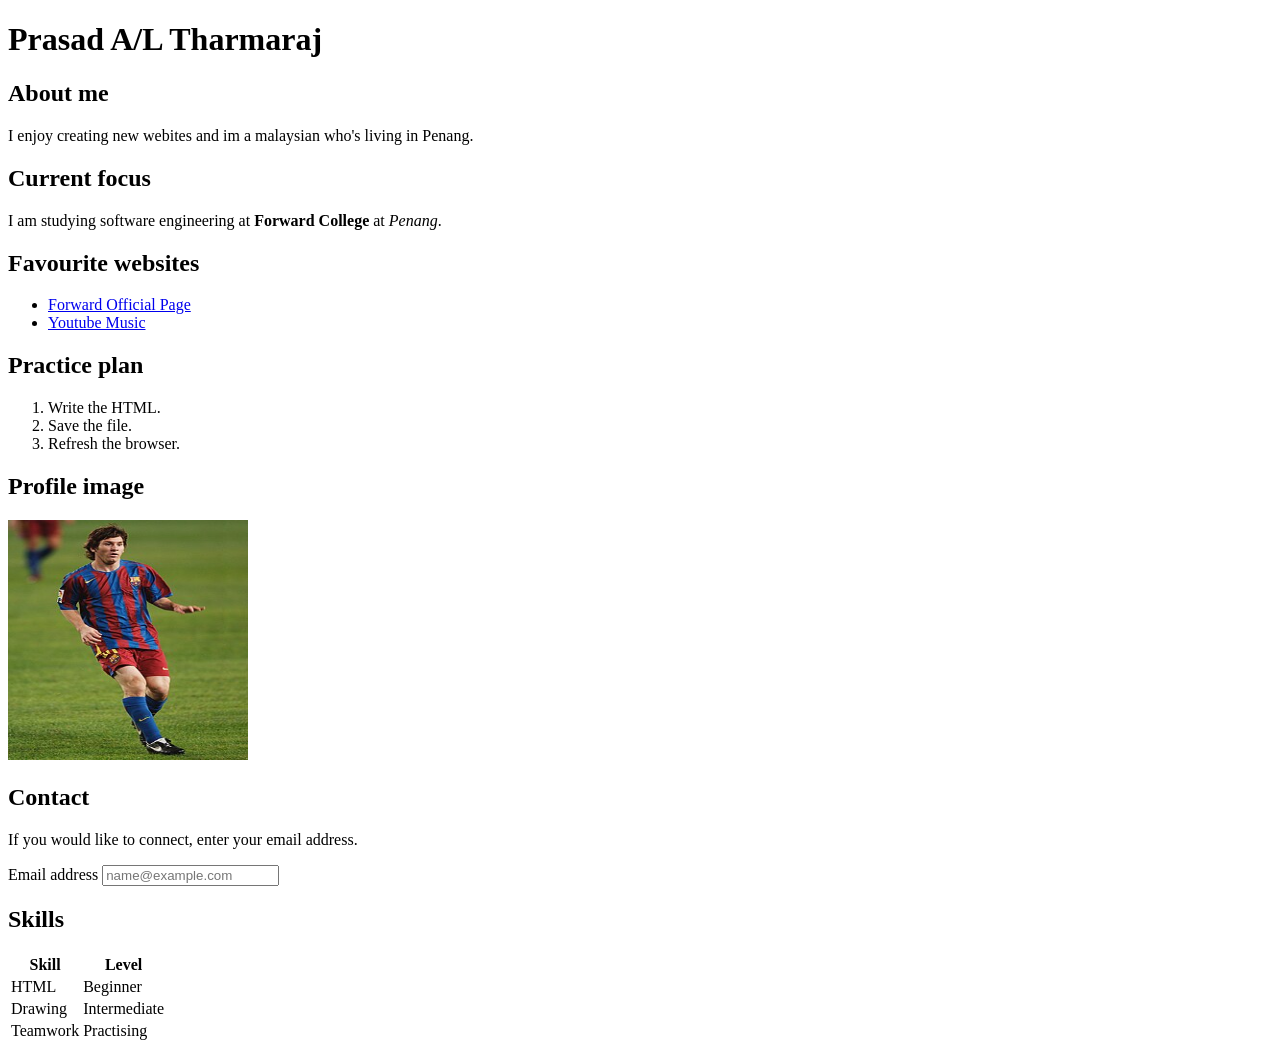
<file: exercise1/index.html>
<!DOCTYPE html>
<html lang="en">

<head>
    <meta charset="UTF-8">
    <meta name="viewport" content="width=device-width, initial-scale=1.0">
    <title>Prasad A/L Tharmaraj's profile</title>
</head>

<body>
    <h1>Prasad A/L Tharmaraj</h1>
    <h2>About me</h2>
    <p>I enjoy creating new webites and im a malaysian who's living in Penang.</p>
    <h2>Current focus</h2>
    <p>I am studying software engineering at <strong>Forward College</strong> at <em>Penang</em>.</p>
    <h2>Favourite websites</h2>
    <ul>
        <li><a href="https://www.forward.edu.my/">Forward Official Page</a></li>
        <li><a href="https://music.youtube.com/">Youtube Music</a></li>
    </ul>
    <h2>Practice plan</h2>
    <ol>
        <li>Write the HTML.</li>
        <li>Save the file.</li>
        <li>Refresh the browser.</li>
    </ol>
    <h2>Profile image</h2>
    <img src="images/Leo_messi_barce_2005.png" alt="A famous football player name Leo Messi during the the year 2005" width="240"
        height="240">
    <h2>Contact</h2>
    <p>If you would like to connect, enter your email address.</p>

    <label for="email">Email address</label>
    <input id="email" type="email" placeholder="name@example.com">
    <h2>Skills</h2>
    <table>
        <thead>
            <tr>
                <th>Skill</th>
                <th>Level</th>
            </tr>
        </thead>
        <tbody>
            <tr>
                <td>HTML</td>
                <td>Beginner</td>
            </tr>
            <tr>
                <td>Drawing</td>
                <td>Intermediate</td>
            </tr>
            <tr>
                <td>Teamwork</td>
                <td>Practising</td>
            </tr>
        </tbody>
    </table>
</body>

</html>
</file>
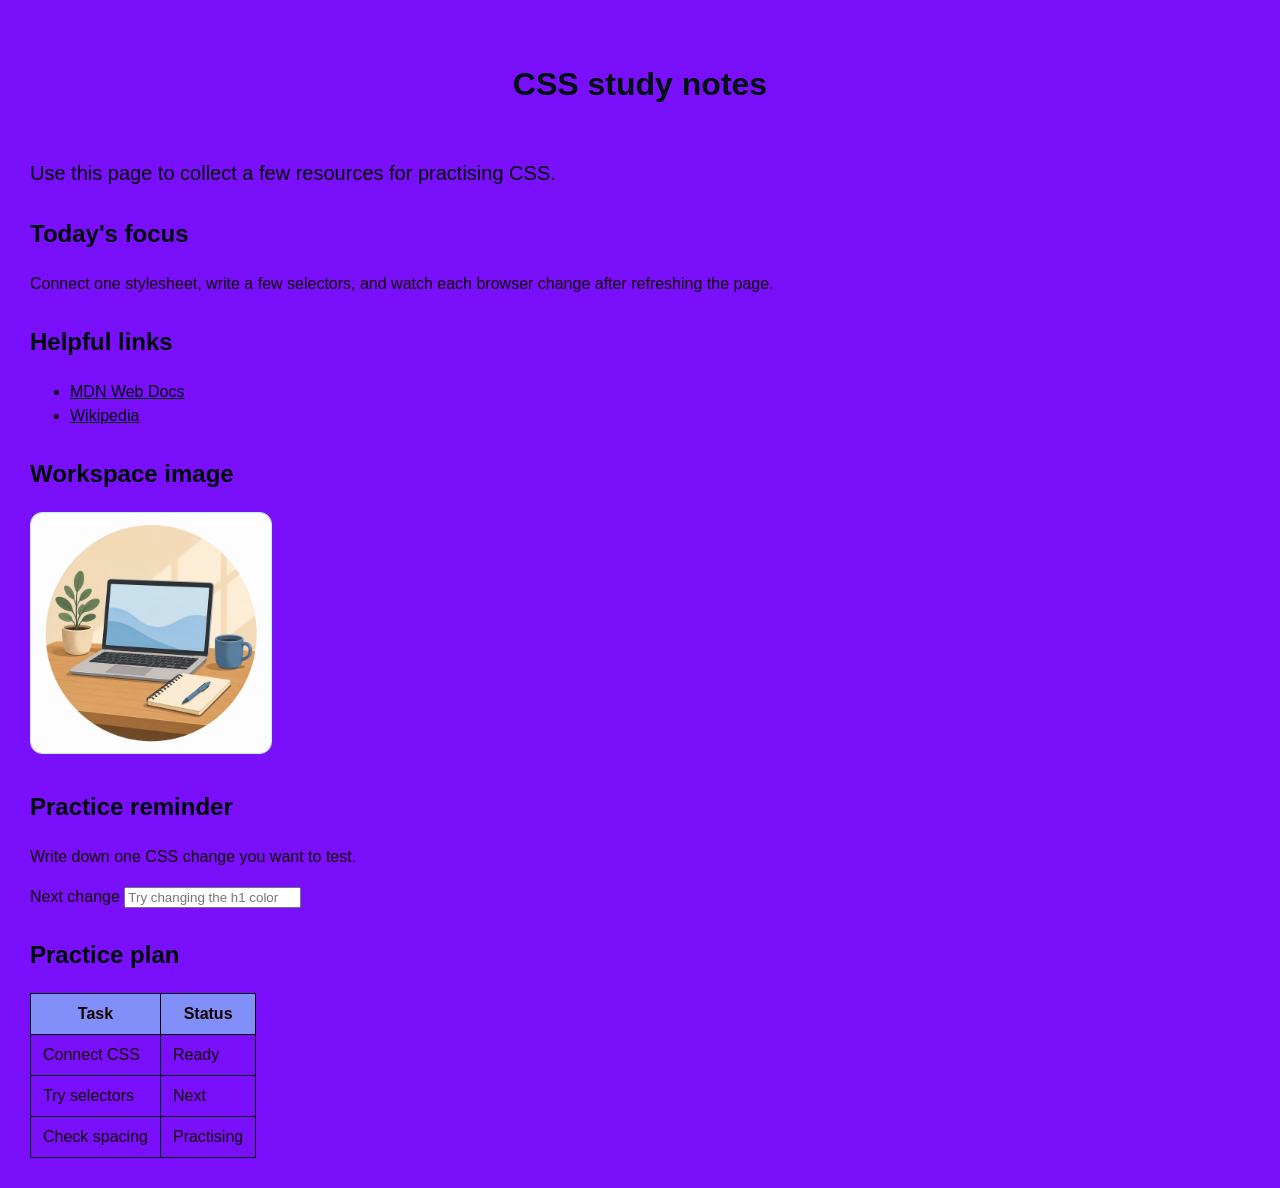
<file: exercise2/index.html>
<!DOCTYPE html>
<html lang="en">
  <head>
    <meta charset="UTF-8">
    <meta name="viewport" content="width=device-width, initial-scale=1.0">
    <title>CSS study notes</title>
    <link rel="stylesheet" href="style.css">
  </head>
  <body>
    <mainclass="resource-card">
      <h1>CSS study notes</h1>
      <p class="summary">Use this page to collect a few resources for practising CSS.</p>
      <h2>Today's focus</h2>
      <p>
        Connect one stylesheet, write a few selectors, and watch each browser
        change after refreshing the page.
      </p>

      <h2>Helpful links</h2>
      <ul>
        <li><a href="https://developer.mozilla.org/">MDN Web Docs</a></li>
        <li><a href="https://www.wikipedia.org/">Wikipedia</a></li>
      </ul>

      <h2>Workspace image</h2>
      <img
        src="profile-placeholder.png"
        alt="Laptop, notebook, mug, and plant on a desk"
        width="240"
        height="240"
      >

      <h2>Practice reminder</h2>
      <p>Write down one CSS change you want to test.</p>
      <label for="reminder">Next change</label>
      <input id="reminder" type="text" placeholder="Try changing the h1 color">

      <h2>Practice plan</h2>
      <table>
        <thead>
          <tr>
            <th>Task</th>
            <th>Status</th>
          </tr>
        </thead>
        <tbody>
          <tr>
            <td>Connect CSS</td>
            <td>Ready</td>
          </tr>
          <tr>
            <td>Try selectors</td>
            <td>Next</td>
          </tr>
          <tr>
            <td>Check spacing</td>
            <td>Practising</td>
          </tr>
        </tbody>
      </table>
    </main>
    </body>
</html>
</file>
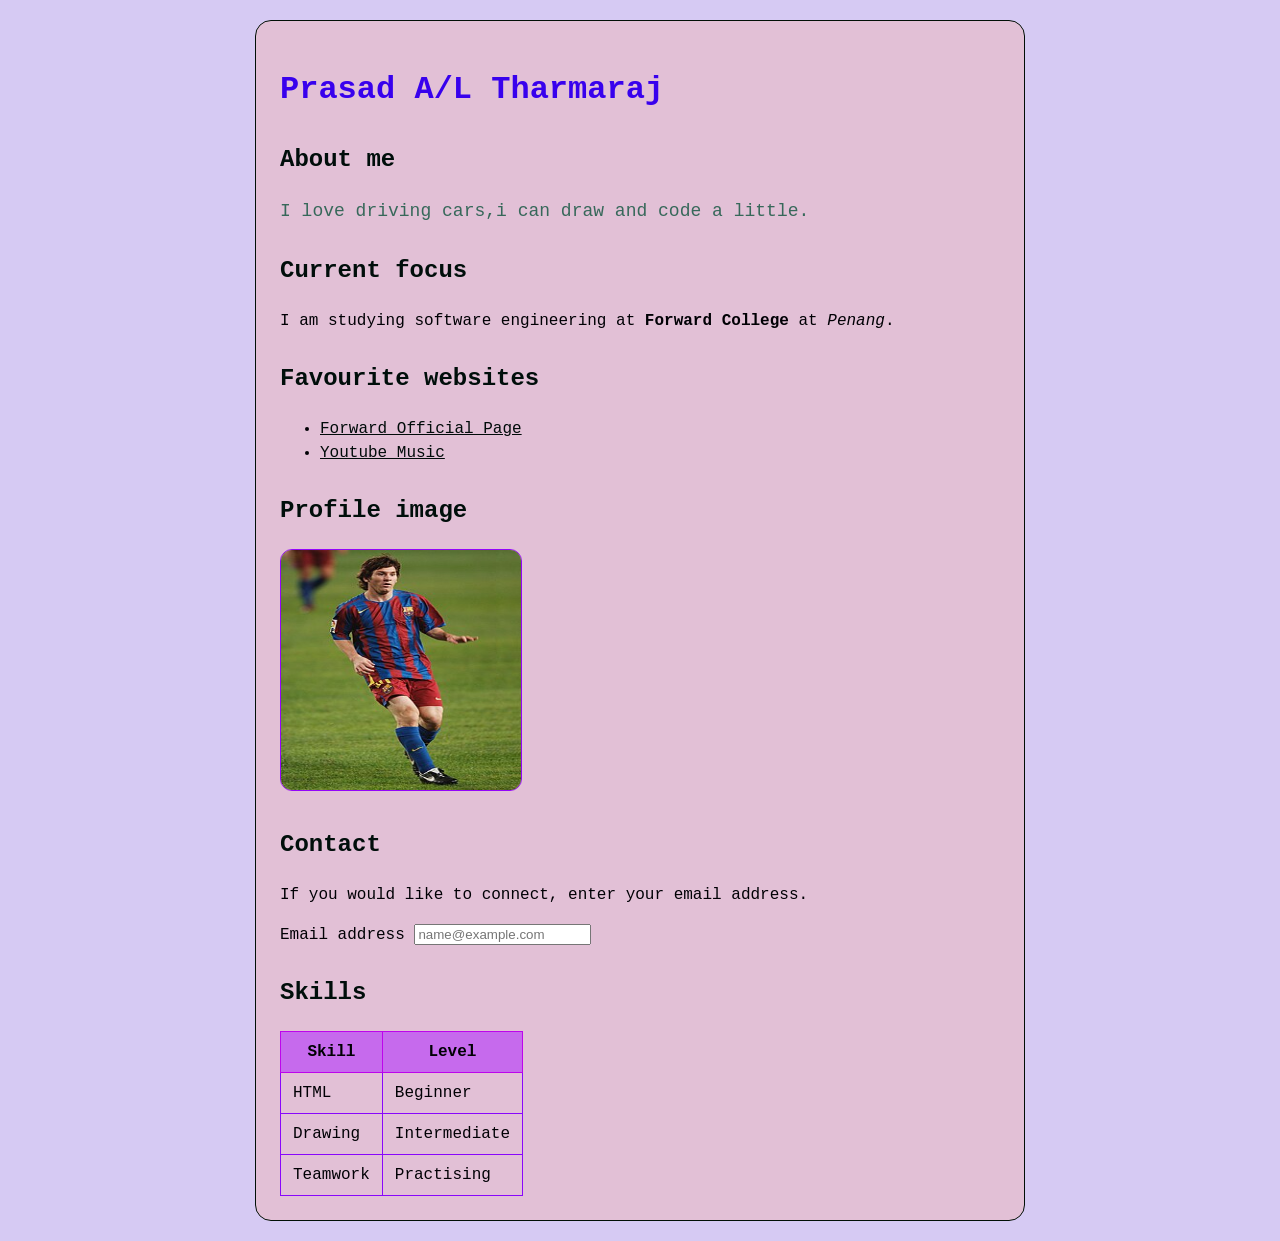
<file: style-profile-page/index.html>
<!DOCTYPE html>
<html lang="en">

<head>
    <meta charset="UTF-8">
    <meta name="viewport" content="width=device-width, initial-scale=1.0">
    <title>Prasad A/L Tharmaraj's profile</title>
    <link rel="stylesheet" href="style.css">
</head>

<body>
    <main class="resource-card">
        <h1>Prasad A/L Tharmaraj</h1>
        <h2>About me</h2>
        <p class="summary">I love driving cars,i can draw and code a little.</p>

        <h2>Current focus</h2>
        <p>
            I am studying software engineering at <strong>Forward College</strong> at <em>Penang</em>.
        </p>
        <h2>Favourite websites</h2>
        <ul>
            <li><a href="https://www.forward.edu.my/">Forward Official Page</a></li>
            <li><a href="https://music.youtube.com/">Youtube Music</a></li>
        </ul>
        <h2>Profile image</h2>
        <img src="Leo_messi_barce_2005.png" alt="Leo Messi during barca at the year 2005" width="240" height="240">
        <h2>Contact</h2>
        <p>If you would like to connect, enter your email address.</p>

        <label for="email">Email address</label>
        <input id="email" type="text" placeholder="name@example.com">
        <h2>Skills</h2>
        <table>
            <thead>
                <tr>
                    <th>Skill</th>
                    <th>Level</th>
                </tr>
            </thead>
            <tbody>
                <tr>
                    <td>HTML</td>
                    <td>Beginner</td>
                </tr>
                <tr>
                    <td>Drawing</td>
                    <td>Intermediate</td>
                </tr>
                <tr>
                    <td>Teamwork</td>
                    <td>Practising</td>
                </tr>
            </tbody>
        </table>
    </main>
</body>

</html>
</file>
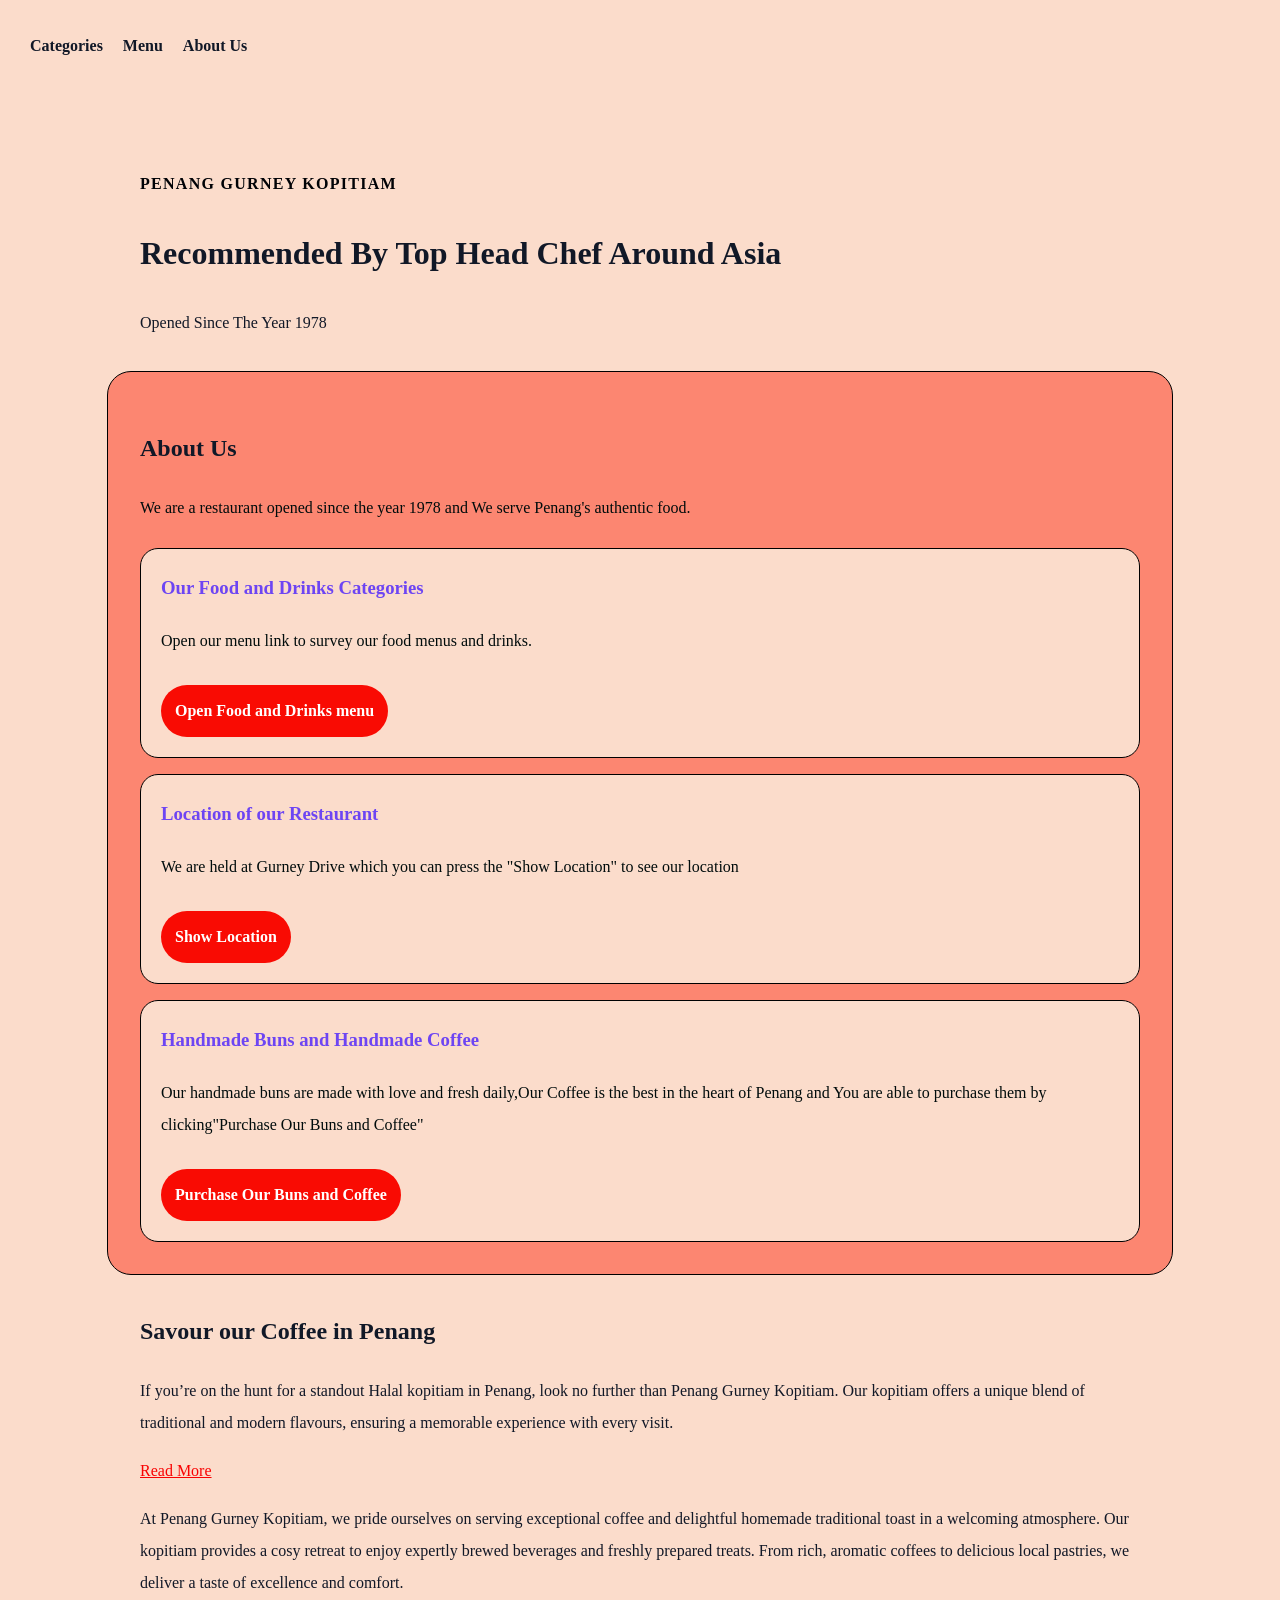
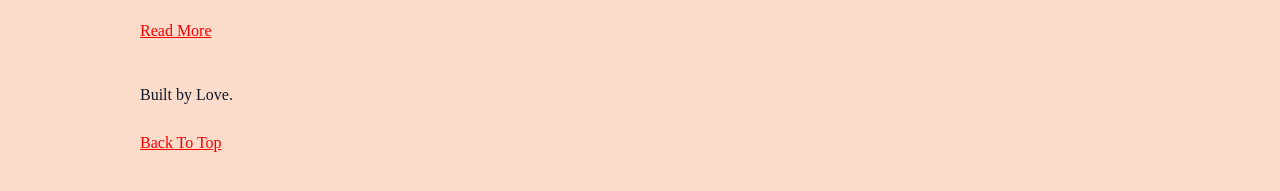
<file: exercise3/feature-cards/index.html>
<!DOCTYPE html>
<html lang="en">
  <head>
    <meta charset="UTF-8">
    <meta name="viewport" content="width=device-width, initial-scale=1.0">
    <title>Resource selector lab</title>
    <link rel="stylesheet" href="style.css">
  </head>
  <body>
    <nav class="quick-nav">
      <a href="#Categories">Categories</a>
      <a href="#Menu">Menu</a>
      <a href="#About Us">About Us</a>
    </nav>

    <header class="intro-panel">
      <p class="kicker">Penang Gurney Kopitiam</p>
      <h1>Recommended By Top Head Chef Around Asia</h1>
      <p>
        Opened Since The Year 1978
      </p>
    </header>

    <main>
      <section class="material-shelf" id="material-shelf">
        <h2>About Us</h2>
        <p class="shelf-intro">
          We are a restaurant opened since the year 1978 and We serve Penang's authentic food.
        </p>

        <div class="material-list">
          <article class="material-card">
            <h3>Our Food and Drinks Categories</h3>
            <p>Open our menu link to survey our food menus and drinks.</p>
            <a class="lesson-link" href="#html-checklist" >Open Food and Drinks menu</a>
          </article>

          <article class="material-card">
            <h3>Location of our Restaurant</h3>
            <p>We are held at Gurney Drive which you can press the "Show Location" to see our location</p>
            <a class="lesson-link" href="#css-notes">Show Location</a>
          </article>

          <article class="material-card">
            <h3>Handmade Buns and Handmade Coffee</h3>
            <p>Our handmade buns are made with love and fresh daily,Our Coffee is the best in the heart of Penang and You are able to purchase them by clicking"Purchase Our Buns and Coffee"</p>
            <a class="lesson-link" href="#accessibility-check">Purchase Our Buns and Coffee</a>
          </article>
        </div>
      </section>

      <section class="downloads" id="downloads">
        <section class="tools">
  <h2>Savour our Coffee in Penang</h2>
  <p>If you’re on the hunt for a standout Halal kopitiam in Penang, look no further than Penang Gurney Kopitiam. Our kopitiam offers a unique blend of traditional and modern flavours, ensuring a memorable experience with every visit.</p>
  <a href="#editor">Read More</a>
</section>
        <p>
          At Penang Gurney Kopitiam, we pride ourselves on serving exceptional coffee and delightful homemade traditional toast in a welcoming atmosphere. Our kopitiam provides a cosy retreat to enjoy expertly brewed beverages and freshly prepared treats. From rich, aromatic coffees to delicious local pastries, we deliver a taste of excellence and comfort.
        </p>
        <a href="#notes">Read More</a>
      </section>
    </main>

    <footer class="page-footer" id="contact">
      <p>Built by Love.</p>
      <a href="#top">Back To Top</a>
    </footer>
  </body>
</html>
</file>
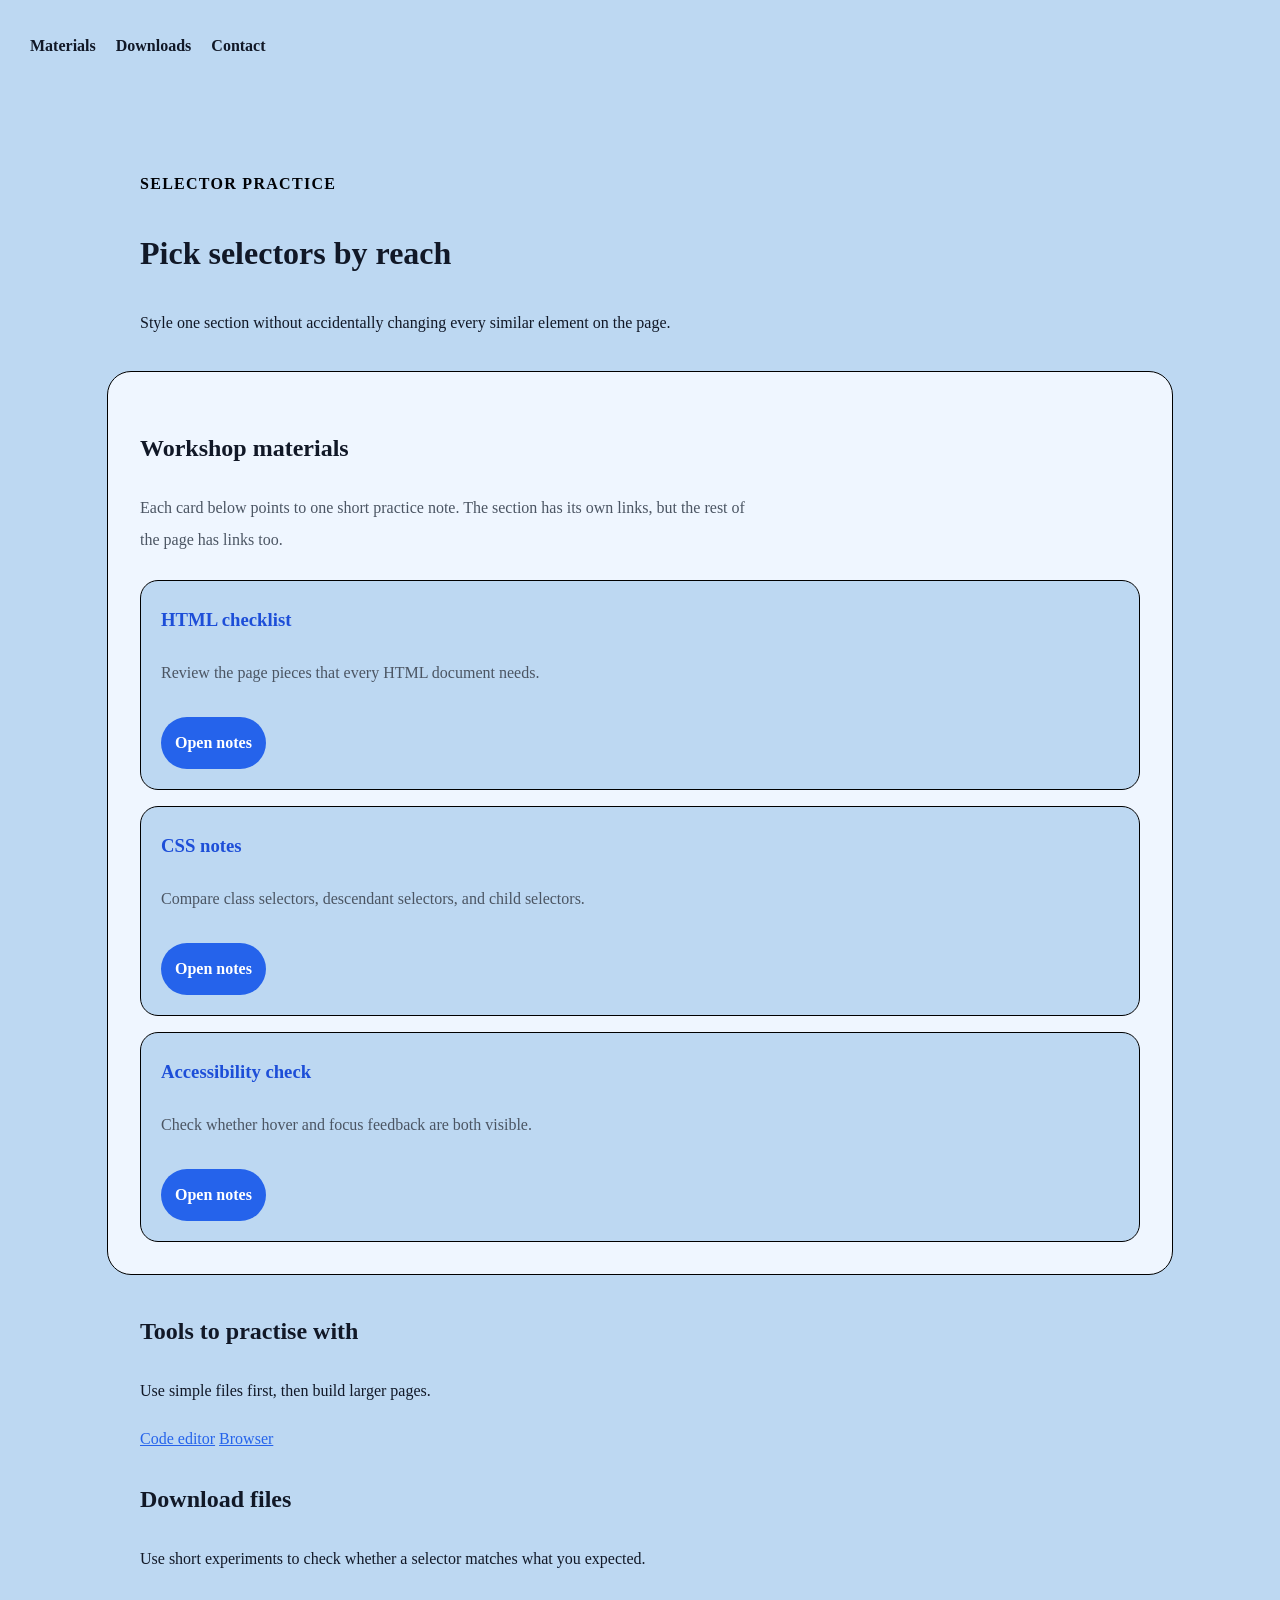
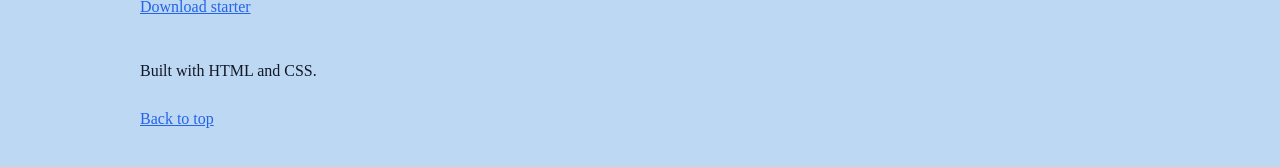
<file: exercise3/selectors-cascade-states/index.html>
<!DOCTYPE html>
<html lang="en">
  <head>
    <meta charset="UTF-8">
    <meta name="viewport" content="width=device-width, initial-scale=1.0">
    <title>Resource selector lab</title>
    <link rel="stylesheet" href="style.css">
  </head>
  <body>
    <nav class="quick-nav">
      <a href="#material-shelf">Materials</a>
      <a href="#downloads">Downloads</a>
      <a href="#contact">Contact</a>
    </nav>

    <header class="intro-panel">
      <p class="kicker">Selector practice</p>
      <h1>Pick selectors by reach</h1>
      <p>
        Style one section without accidentally changing every similar element
        on the page.
      </p>
    </header>

    <main>
      <section class="material-shelf" id="material-shelf">
        <h2>Workshop materials</h2>
        <p class="shelf-intro">
          Each card below points to one short practice note. The section has
          its own links, but the rest of the page has links too.
        </p>

        <div class="material-list">
          <article class="material-card">
            <h3>HTML checklist</h3>
            <p>Review the page pieces that every HTML document needs.</p>
            <a class="lesson-link" href="#html-checklist" >Open notes</a>
          </article>

          <article class="material-card">
            <h3>CSS notes</h3>
            <p>Compare class selectors, descendant selectors, and child selectors.</p>
            <a class="lesson-link" href="#css-notes">Open notes</a>
          </article>

          <article class="material-card">
            <h3>Accessibility check</h3>
            <p>Check whether hover and focus feedback are both visible.</p>
            <a class="lesson-link" href="#accessibility-check">Open notes</a>
          </article>
        </div>
      </section>

      <section class="downloads" id="downloads">
        <section class="tools">
  <h2>Tools to practise with</h2>
  <p>Use simple files first, then build larger pages.</p>
  <a href="#editor">Code editor</a>
  <a href="#browser">Browser</a>
</section>

        <h2>Download files</h2>
        <p>
          Use short experiments to check whether a selector matches what you
          expected.
        </p>
        <a href="#notes">Download starter</a>
      </section>
    </main>

    <footer class="page-footer" id="contact">
      <p>Built with HTML and CSS.</p>
      <a href="#top">Back to top</a>
    </footer>
  </body>
</html>
</file>
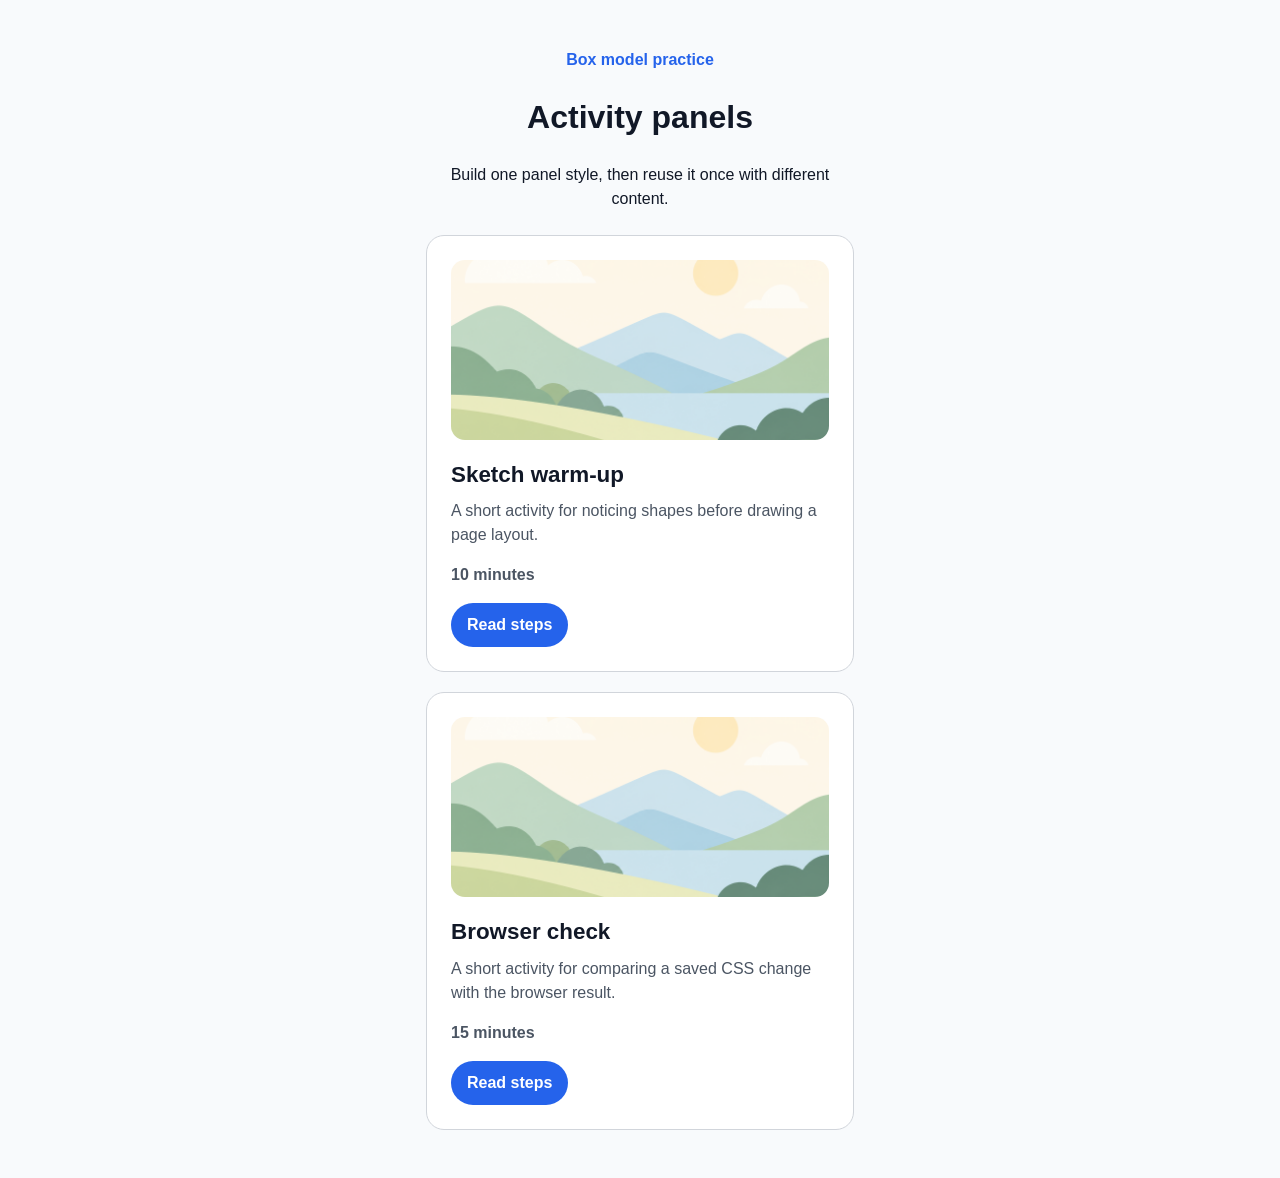
<file: exercise4/box-model-component/index.html>
<!DOCTYPE html>
<html lang="en">
  <head>
    <meta charset="UTF-8">
    <meta name="viewport" content="width=device-width, initial-scale=1.0">
    <title>Activity panels</title>
    <link rel="stylesheet" href="style.css">
  </head>
  <body>
    <main class="lesson-shell">
      <header class="lesson-header">
        <p class="topic-label">Box model practice</p>
        <h1>Activity panels</h1>
        <p>
          Build one panel style, then reuse it once with different content.
        </p>
      </header>

      <article class="activity-panel">
        <img
          class="panel-image"
          src="images/card-landscape.png"
          alt="Soft illustrated hills and lake"
        >
        <h2>Sketch warm-up</h2>
        <p>
          A short activity for noticing shapes before drawing a page layout.
        </p>
        <p class="panel-detail">10 minutes</p>
        <a class="panel-link" href="#sketch-warm-up">Read steps</a>
      </article>
      <article class="activity-panel">
  <img
    class="panel-image"
    src="images/card-landscape.png"
    alt="Soft illustrated hills and lake"
  >
  <h2>Browser check</h2>
  <p>
    A short activity for comparing a saved CSS change with the browser result.
  </p>
  <p class="panel-detail">15 minutes</p>
  <a class="panel-link" href="#browser-check">Read steps</a>
</article>

    </main>
  </body>
</html>
</file>
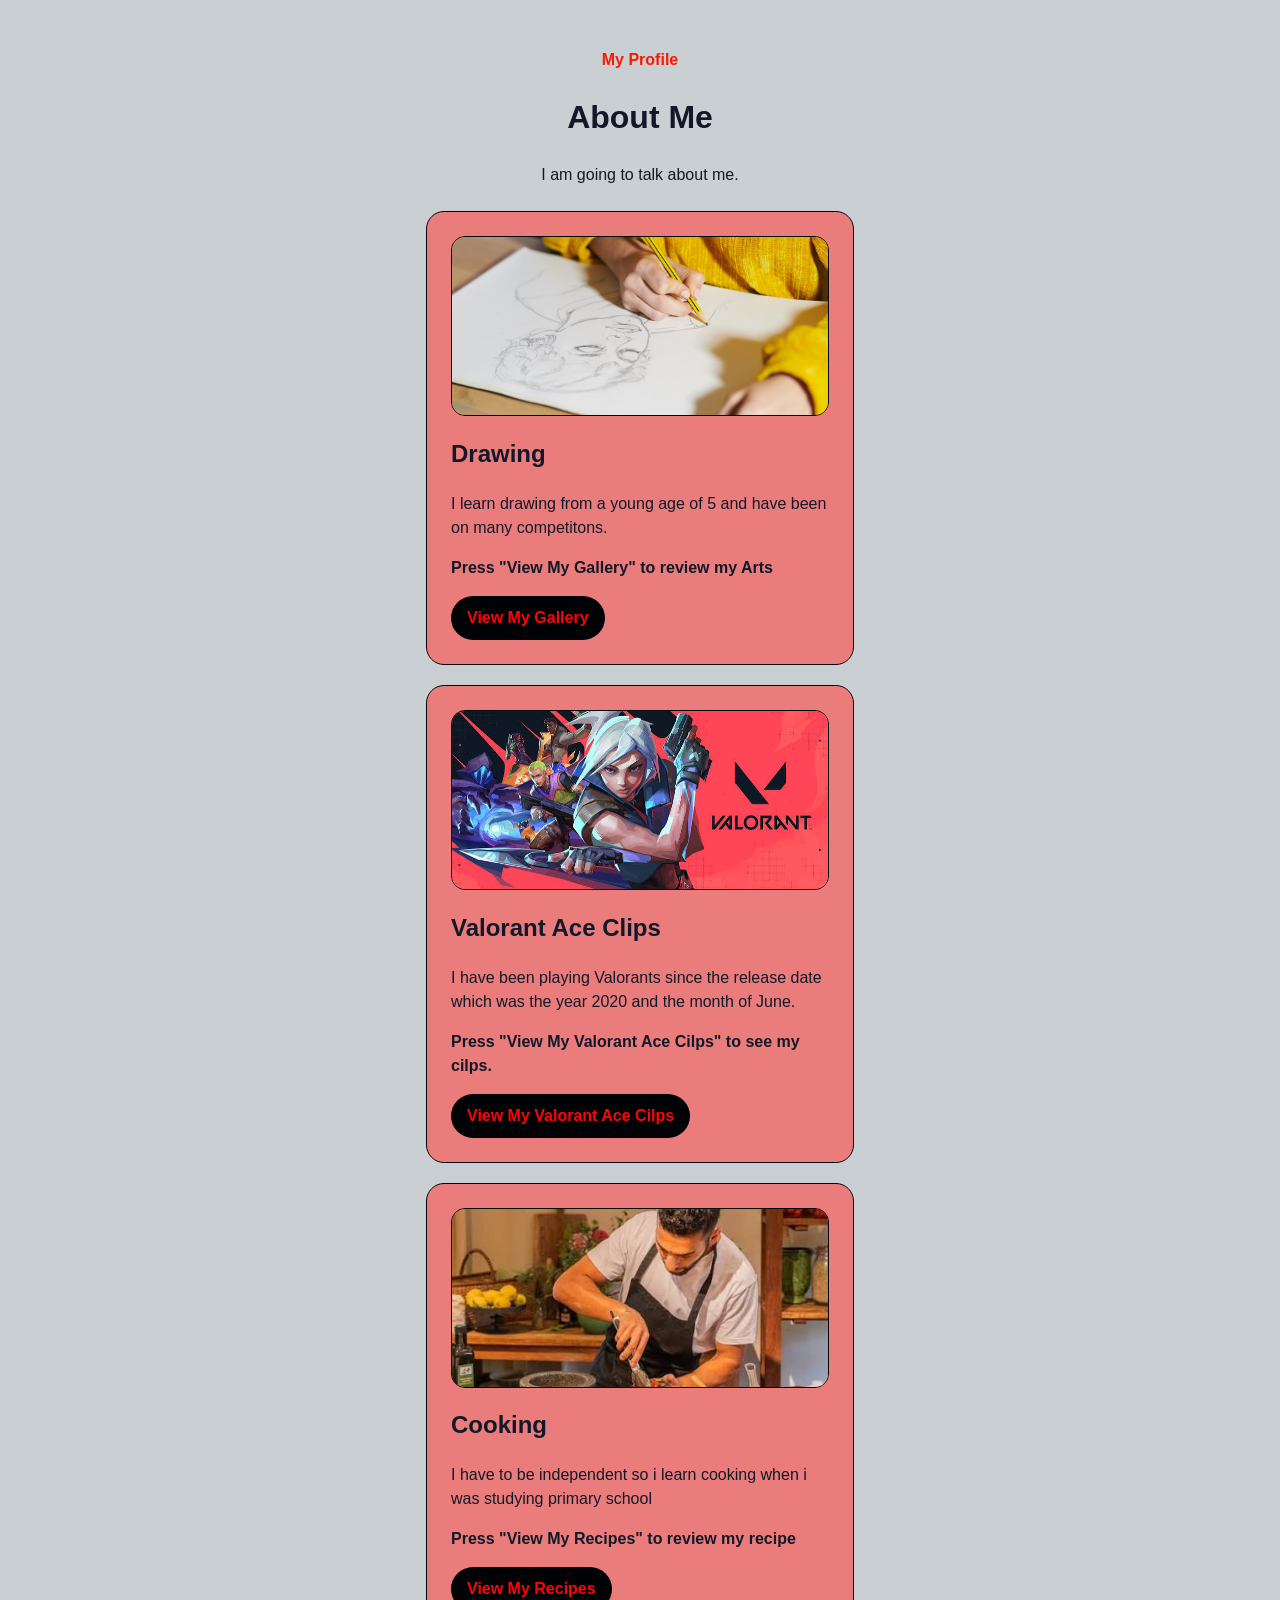
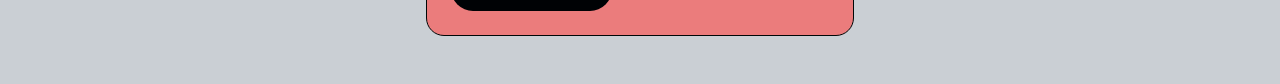
<file: exercise4/reusable-cards/index.html>
<!DOCTYPE html>
<html lang="en">

<head>
  <meta charset="UTF-8">
  <meta name="viewport" content="width=device-width, initial-scale=1.0">
  <title>My Profile</title>
  <link rel="stylesheet" href="style.css">
</head>

<body>
  <main class="lesson-shell">
    <header class="lesson-header">
      <p class="topic-label">My Profile</p>
      <h1>About Me</h1>
      <p>
        I am going to talk about me.
      </p>
    </header>

    <article class="activity-panel">
      <img class="panel-image" src="images/Drawing.png" alt="Someone Drawing">
      <h2>Drawing</h2>
      <p>
        I learn drawing from a young age of 5 and have been on many competitons.
      </p>
      <p class="panel-detail">Press "View My Gallery" to review my Arts</p>
      <a class="panel-link" href="#sketch-warm-up">View My Gallery</a>
    </article>
    <article class="activity-panel">
      <img class="panel-image" src="images/valorant.png" alt="Valorant Picture">
      <h2>Valorant Ace Clips</h2>
      <p>
        I have been playing Valorants since the release date which was the year 2020 and the month of June.
      </p>
      <p class="panel-detail">Press "View My Valorant Ace Cilps" to see my cilps.</p>
      <a class="panel-link" href="#browser-check">View My Valorant Ace Cilps</a>
    </article>
        <article class="activity-panel">
  <img
    class="panel-image"
    src="images/cooking.png"
    alt="A person cooking a dish"
  >
  <h2>Cooking</h2>
  <p>
    I have to be independent so i learn cooking when i was studying primary school
  </p>
  <p class="panel-detail">Press "View My Recipes" to review my recipe</p>
  <a class="panel-link" href="#browser-check">View My Recipes</a>
</article>
  </main>
</body>

</html>
</file>
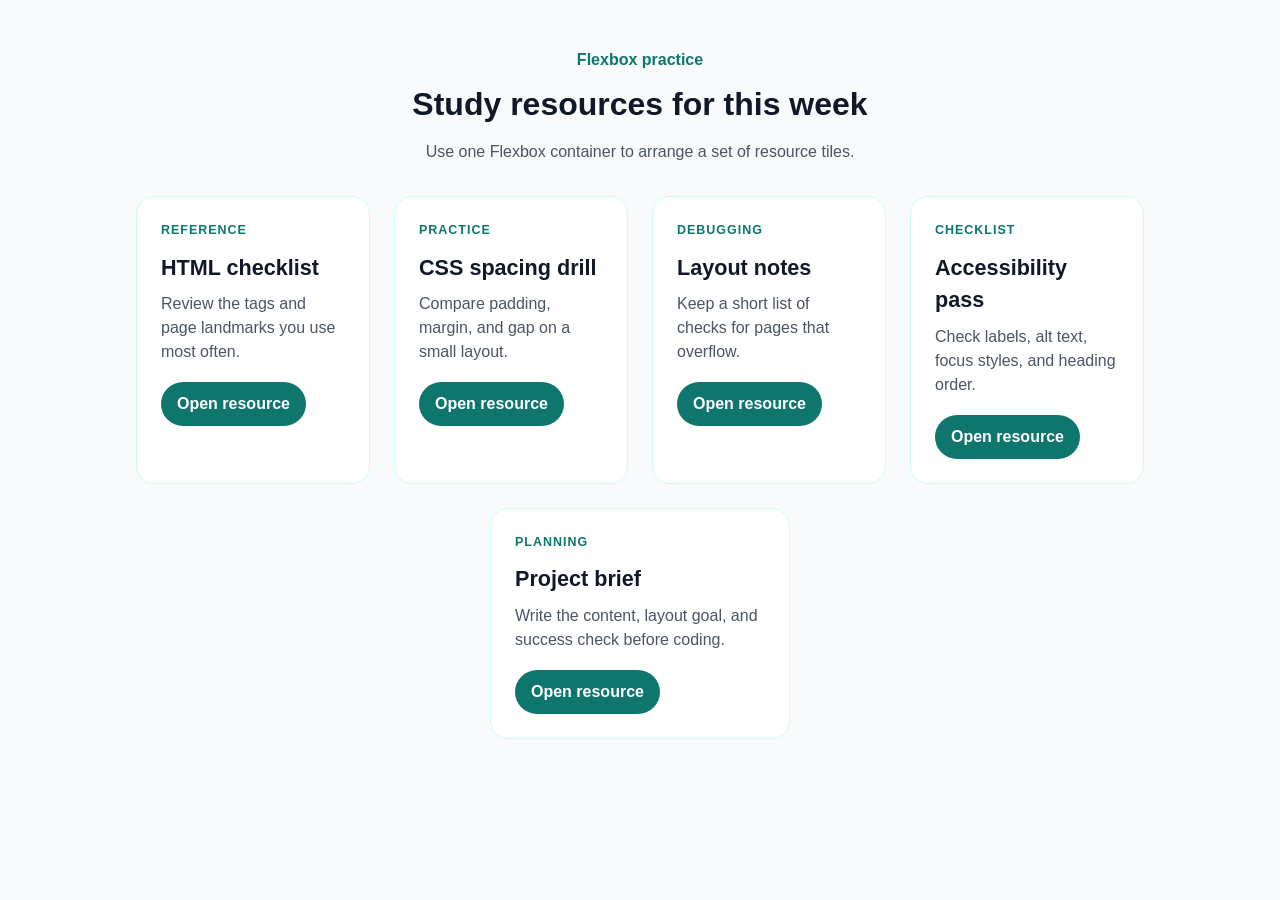
<file: exercise5/flexbox-resource-strip/index.html>
<!DOCTYPE html>
<html lang="en">

<head>
    <meta charset="UTF-8">
    <meta name="viewport" content="width=device-width, initial-scale=1.0">
    <title>Flexbox study resources</title>
    <link rel="stylesheet" href="style.css">
</head>

<body>
    <main class="page-shell">
        <header class="page-header">
            <p class="eyebrow">Flexbox practice</p>
            <h1>Study resources for this week</h1>
            <p>
                Use one Flexbox container to arrange a set of resource tiles.
            </p>
        </header>

        <section class="resource-row" aria-label="Study resources">
            <article class="resource-tile">
                <p class="resource-type">Reference</p>
                <h2>HTML checklist</h2>
                <p>Review the tags and page landmarks you use most often.</p>
                <a class="resource-link" href="#html-checklist">Open resource</a>
            </article>

            <article class="resource-tile">
                <p class="resource-type">Practice</p>
                <h2>CSS spacing drill</h2>
                <p>Compare padding, margin, and gap on a small layout.</p>
                <a class="resource-link" href="#spacing-drill">Open resource</a>
            </article>

            <article class="resource-tile">
                <p class="resource-type">Debugging</p>
                <h2>Layout notes</h2>
                <p>Keep a short list of checks for pages that overflow.</p>
                <a class="resource-link" href="#layout-notes">Open resource</a>
            </article>
            <article class="resource-tile">
                <p class="resource-type">Checklist</p>
                <h2>Accessibility pass</h2>
                <p>Check labels, alt text, focus styles, and heading order.</p>
                <a class="resource-link" href="#accessibility-pass">Open resource</a>
            </article>

            <article class="resource-tile">
                <p class="resource-type">Planning</p>
                <h2>Project brief</h2>
                <p>Write the content, layout goal, and success check before coding.</p>
                <a class="resource-link" href="#project-brief">Open resource</a>
            </article>

        </section>
    </main>
</body>

</html>
</file>
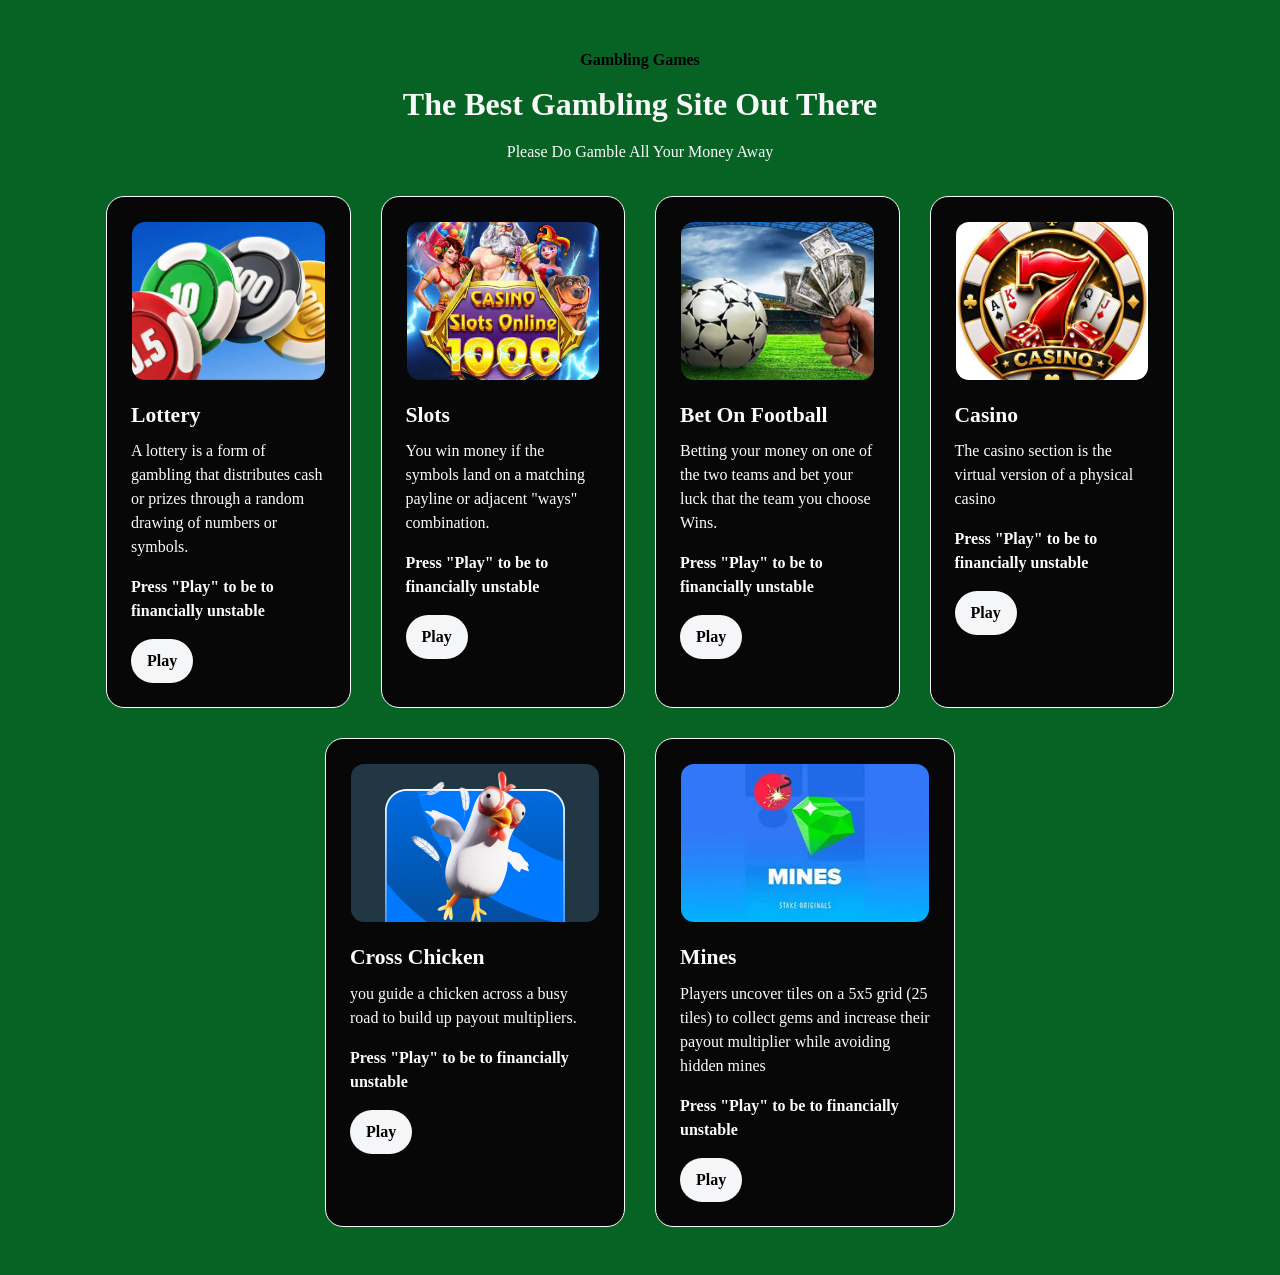
<file: exercise5/responsive-card-gallery/index.html>
<!DOCTYPE html>
<html lang="en">
  <head>
    <meta charset="UTF-8">
    <meta name="viewport" content="width=device-width, initial-scale=1.0">
    <title>Gambling Site</title>
    <link rel="stylesheet" href="style.css">
  </head>
  <body>
    <main class="page-shell">
      <header class="page-header">
        <p class="eyebrow">Gambling Games</p>
        <h1>The Best Gambling Site Out There</h1>
        <p>
          Please Do Gamble All Your Money Away
        </p>
      </header>

      <section class="card-gallery" aria-label="Card gallery">
        <article class="gallery-card">
          <img
            class="card-image"
            src="images/lottery.png"
            alt="lottery section"
          >
          <h2>Lottery</h2>
          <p>A lottery is a form of gambling that distributes cash or prizes through a random drawing of numbers or symbols.</p>
          <p class="card-detail">Press "Play" to be to financially unstable</p>
          <a class="card-link" href="#card-one">Play</a>
        </article>

        <article class="gallery-card">
          <img
            class="card-image"
            src="images/slots.png"
            alt="Slots section"
          >
          <h2>Slots</h2>
          <p>You win money if the symbols land on a matching payline or adjacent "ways" combination. </p>
          <p class="card-detail">Press "Play" to be to financially unstable</p>
          <a class="card-link" href="#card-two">Play</a>
        </article>

        <article class="gallery-card">
          <img
            class="card-image"
            src="images/bet on football.png"
            alt="betting on football"
          >
          <h2>Bet On Football</h2>
          <p>Betting your money on one of the two teams and bet your luck that the team you choose Wins.</p>
          <p class="card-detail">Press "Play" to be to financially unstable</p>
          <a class="card-link" href="#card-three">Play</a>
        </article>

        <article class="gallery-card">
          <img
            class="card-image"
            src="images/casino.png"
            alt="Casino section"
          >
          <h2>Casino</h2>
          <p>The casino section is the virtual version of a physical casino</p>
          <p class="card-detail">Press "Play" to be to financially unstable</p>
          <a class="card-link" href="#card-four">Play</a>
        </article>

        <article class="gallery-card">
          <img
            class="card-image"
            src="images/cross chicken.png"
            alt="cross Chicken"
          >
          <h2>Cross Chicken</h2>
          <p> you guide a chicken across a busy road to build up payout multipliers.</p>
          <p class="card-detail">Press "Play" to be to financially unstable</p>
          <a class="card-link" href="#card-five">Play</a>
          
        </article>

        <article class="gallery-card">
          <img
            class="card-image"
            src="images/mines.png"
            alt="5x5 grid mines"
          >
          <h2>Mines</h2>
          <p>Players uncover tiles on a 5x5 grid (25 tiles) to collect gems and increase their payout multiplier while avoiding hidden mines</p>
          <p class="card-detail">Press "Play" to be to financially unstable</p>
          <a class="card-link" href="#card-five">Play</a>
          
        </article>
      </section>
    </main>
  </body>
</html>
</file>
<file: exercise2/style.css>
body {
      margin: 30px;
  font-family: Arial, sans-serif;
  background-color: #770bfbfa;
  color: #120101;
  line-height: 1.5;
}

  h1 {
    margin: 10px;
    padding: 30px;
    text-align: center;
  color: #01110d;
  margin-bottom: 8px;
}

h2 {
  color: #000a08;
  margin-top: 28px;
}

a {
  color: #010707;
}
.resource-card {
  max-width: 720px;
  margin: 40px auto;
  padding: 24px;
  background-color: #ffffff;
  border: 1px solid #bbf7d0;
  border-radius: 16px;
}
.summary {
  color: #000504;
  font-size: 20px;
}
img {
  border: 1px solid #bbf7d0;
  border-radius: 12px;
}

table {
  border-collapse: collapse;
  margin-top: 12px;
}

td {
  border: 1px solid #010f06;
  padding: 8px 12px;
}

th {
  border: 1px solid #000703;
  padding: 8px 12px;
  background-color: #838ff8;
}
</file>
<file: style-profile-page/style.css>
body {
  margin: 20px;
  font-family: "Lucida Console", "Courier New", monospace;
  background-color: #d6caf3;
  color: #010005;
  line-height: 1.5;
}
h1 {
  color: #3801ed;
  margin-bottom: 1px;
}

h2 {
  color: #000e0b;
  margin-top: 28px;
}

a {
  color: #010b0a;
}
.resource-card {
  max-width: 720px;
  margin: 40px auto;
  padding: 24px;
  background-color: #e2c0d6;
  border: 1px solid #010f06;
  border-radius: 16px;
}
.summary {
  color: #37685a;
  font-size: 18px;
}
img {
  border: 1px solid #9406fa;
  border-radius: 12px;
}

table {
  border-collapse: collapse;
  margin-top: 12px;
}

td {
  border: 1px solid #8907fb;
  padding: 8px 12px;
}

th {
  border: 1px solid #bd05ec;
  padding: 8px 12px;
  background-color: #c66aed;
}
.resource-card {
  margin: 8px auto;
  padding: 8px auto;
}
</file>
<file: exercise3/feature-cards/style.css>
body {
  margin: 20px;
  font-family: 'Times New Roman', serif;
  background-color: #fbdccb;
  color: #111827;
  line-height: 2.0;
}
h2 {
  color: #111827;
}
.material-card {
  background-color: rgb(245, 5, 5);
  padding: 20px;
  border-radius: 18px;
}
.material-shelf p {
  color: #000c0c;
}
.material-card h3 {
  margin-top: 0;
  color: #6d45f3;
}
.quick-nav {
  padding: 10px;
  background-color: #fbdccb;
}

.quick-nav > a {
  margin-right: 16px;
  color: #111827;
  font-weight: 700;
  text-decoration: none;
}
.intro-panel,
.material-shelf,
.downloads,
.page-footer {
  max-width: 1000px;
  margin: 32px auto;
  padding: 0 24px;
}

.intro-panel {
  padding-top: 48px;
}

.kicker {
  color: #000206;
  font-weight: 700;
  text-transform: uppercase;
  letter-spacing: 0.08em;
}

.material-shelf {
  background-color: #fc8671;
  border: 1px solid #000000;
  padding: 32px;
  border-radius: 24px;
}

.shelf-intro {
  max-width: 620px;
}

.material-list {
  margin-top: 24px;
}

.material-card {
  background-color:#fbdccb;
  padding: 20px;
  border: 1px solid #000000;
  border-radius: 18px;
  margin-top: 16px;
}
.lesson-link {
  display: inline-block;
  margin-top: 12px;
  padding: 10px 14px;
  background-color: #ff2b01;
  color: white;
  border-radius: 999px;
  text-decoration: none;
  font-weight: 700;
}

.material-shelf .lesson-link {
  background-color: #f90b03;
}

.lesson-link:hover,
.lesson-link:focus {
  background-color: #7f1d1d;
  outline: 3px solid #111827;
  outline-offset: 3px;
}
a {
  color: #f80303;
  background-color: transparent;
}
.downloads a {color: #f90202}
</file>
<file: exercise3/selectors-cascade-states/style.css>
body {
  margin: 20px;
  font-family: 'Times New Roman', serif;
  background-color: #bdd8f2;
  color: #111827;
  line-height: 2.0;
}
h2 {
  color: #111827;
}
.material-card {
  background-color: white;
  padding: 20px;
  border-radius: 18px;
}
.material-shelf p {
  color: #4b5563;
}
.material-card h3 {
  margin-top: 0;
  color: #1d4ed8;
}
.quick-nav {
  padding: 10px;
  background-color: #bdd8f2;
}

.quick-nav > a {
  margin-right: 16px;
  color: #111827;
  font-weight: 700;
  text-decoration: none;
}
.intro-panel,
.material-shelf,
.downloads,
.page-footer {
  max-width: 1000px;
  margin: 32px auto;
  padding: 0 24px;
}

.intro-panel {
  padding-top: 48px;
}

.kicker {
  color: #000206;
  font-weight: 700;
  text-transform: uppercase;
  letter-spacing: 0.08em;
}

.material-shelf {
  background-color: #eff6ff;
  border: 1px solid #000000;
  padding: 32px;
  border-radius: 24px;
}

.shelf-intro {
  max-width: 620px;
}

.material-list {
  margin-top: 24px;
}

.material-card {
  background-color:#bdd8f2;
  padding: 20px;
  border: 1px solid #000000;
  border-radius: 18px;
  margin-top: 16px;
}
.lesson-link {
  display: inline-block;
  margin-top: 12px;
  padding: 10px 14px;
  background-color: #3b82f6;
  color: white;
  border-radius: 999px;
  text-decoration: none;
  font-weight: 700;
}

.material-shelf .lesson-link {
  background-color: #2563eb;
}

.lesson-link:hover,
.lesson-link:focus {
  background-color: #1d4ed8;
  outline: 3px solid #bfdbfe;
  outline-offset: 3px;
}
a {
  color: #2563eb;
  background-color: transparent;
}
.downloads a {color: #2563eb}
</file>
<file: exercise4/box-model-component/style.css>
* {
  box-sizing: border-box;
}
body {
  margin: 0;
  font-family: Arial, sans-serif;
  background-color: #f8fafc;
  color: #111827;
  line-height: 1.5;
}
.lesson-shell {
  max-width: 460px;
  margin: 48px auto;
  padding: 0 16px;
}
.lesson-header {
  margin-bottom: 24px;
  text-align: center;
}

.topic-label {
  margin: 0 0 8px;
  color: #2563eb;
  font-weight: 700;
}
.activity-panel {
  width: 100%;
  margin-bottom: 20px;
  padding: 24px;
  border: 1px solid #d1d5db;
  border-radius: 18px;
  background-color: white;
}
.panel-image {
  display: block;
  width: 100%;
  height: 180px;
  object-fit: cover;
  border-radius: 14px;
  margin-bottom: 18px;
}
.activity-panel h2 {
  margin: 0 0 8px;
  font-size: 1.4rem;
}

.activity-panel p {
  margin: 0 0 16px;
  color: #4b5563;
}

.panel-detail {
  font-weight: 700;
}
.panel-link {
  display: inline-block;
  padding: 10px 16px;
  border-radius: 999px;
  background-color: #2563eb;
  color: white;
  font-weight: 700;
  text-decoration: none;
}

.panel-link:hover,
.panel-link:focus {
  background-color: #1d4ed8;
  outline: 3px solid #bfdbfe;
  outline-offset: 2px;
}
</file>
<file: exercise4/reusable-cards/style.css>
* {
  box-sizing: border-box;
}
body {
  margin: 0;
  font-family: Georgia, sans-serif;
  background-color: #cacfd4;
  color: #111827;
  line-height: 1.5;
}
.lesson-shell {
  max-width: 460px;
  margin: 48px auto;
  padding: 0 16px;
}
.lesson-header {
  margin-bottom: 24px;
  text-align: center;
}

.topic-label {
  margin: 0 0 8px;
  color: #f71b03;
  font-weight: 700;
}
.activity-panel {
  width: 100%;
  margin-bottom: 20px;
  padding: 24px;
  border: 1px solid #000707;
  border-radius: 18px;
  background-color: rgb(235, 124, 124);

.panel-image {
  display: block;
  width: 100%;
  height: 180px;
  object-fit: cover;
  border-radius: 14px;
  margin-bottom: 18px;
  border: 1px solid #000707;
}
.panel-image2 {
  display: block;
  width: 100%;
  height: 300px;
  object-fit: cover;
  border-radius: 14px;
  margin-bottom: 18px;
  border: 1px solid #000707
}
.activity-panel h2 {
  margin: 0 0 8px;
  font-size: 1.4rem;
}

.activity-panel p {
  margin: 0 0 16px;
  color: #00050a;
}

.panel-detail {
  font-weight: 700;
}
.panel-link {
  display: inline-block;
  padding: 10px 16px;
  border-radius: 999px;
  background-color: #000205;
  color: rgb(255, 4, 4);
  font-weight: 700;
  text-decoration: none;
}

.panel-link:hover,
.panel-link:focus {
  background-color: #eef0f4;
  outline: 3px solid #f72606;
  outline-offset: 2px;
}
</file>
<file: exercise5/flexbox-resource-strip/style.css>
* {
  box-sizing: border-box;
}

body {
  margin: 0;
  font-family: Arial, sans-serif;
  background-color: #f8fafc;
  color: #111827;
  line-height: 1.5;
}

.page-shell {
  max-width: 1040px;
  margin: 48px auto;
  padding: 0 16px;
}

.page-header {
  max-width: 640px;
  margin: 0 auto 32px;
  text-align: center;
}

.eyebrow {
  margin: 0 0 8px;
  color: #0f766e;
  font-weight: 700;
}

.page-header h1 {
  margin: 0 0 12px;
}

.page-header p:last-child {
  margin: 0;
  color: #4b5563;
}

.resource-row {
  display: flex;
  flex-direction: row;
  flex-wrap: wrap;
  justify-content: center;
  align-items: stretch;
  gap: 24px;
}

.resource-tile {
  flex: 1 1 220px;
  max-width: 300px;
  padding: 24px;
  border: 1px solid #ccfbf1;
  border-radius: 18px;
  background-color: white;
}


.resource-type {
  margin: 0 0 12px;
  color: #0f766e;
  font-size: 0.78rem;
  font-weight: 700;
  letter-spacing: 0.08em;
  text-transform: uppercase;
}

.resource-tile h2 {
  margin: 0 0 8px;
  font-size: 1.35rem;
}

.resource-tile p:not(.resource-type) {
  margin: 0 0 18px;
  color: #4b5563;
}

.resource-link {
  display: inline-block;
  padding: 10px 16px;
  border-radius: 999px;
  background-color: #0f766e;
  color: white;
  font-weight: 700;
  text-decoration: none;
}

.resource-link:hover,
.resource-link:focus {
  background-color: #115e59;
  outline: 3px solid #99f6e4;
  outline-offset: 2px;
}
</file>
<file: exercise5/responsive-card-gallery/style.css>
* {
  box-sizing: border-box;
}

body {
  margin: 0;
  font-family: 'Times New Roman', Times, serif, sans-serif;
  background-color: #066323;
  color: #fcfcfc;
  line-height: 1.5;
}

.page-shell {
  max-width: 1100px;
  margin: 48px auto;
  padding: 0 16px;
}

.page-header {
  max-width: 640px;
  margin: 0 auto 32px;
  text-align: center;
}

.eyebrow {
  margin: 0 0 8px;
  color: #000104;
  font-weight: 700;
}

.page-header h1 {
  margin: 0 0 12px;
}

.page-header p:last-child {
  margin: 0;
  color: #fafbfc;
}

.card-gallery {
  display: flex;
  flex-direction: row;
  flex-wrap: wrap;
  justify-content: center;
  align-items: stretch;
  gap: 30px;
}

.gallery-card {
  flex: 1 1 220px;
  max-width: 300px;
  padding: 24px;
  border: 1px solid #fbfdfd;
  border-radius: 18px;
  background-color: rgb(7, 7, 7);
}

.card-image {
  display: block;
  width: 100%;
  height: 160px;
  object-fit: cover;
  border-radius: 14px;
  margin-bottom: 18px;
  border: 1px solid #000907;
}

.gallery-card h2 {
  margin: 0 0 8px;
  font-size: 1.35rem;
}

.gallery-card p {
  margin: 0 0 16px;
  color: #fcfcfc;
}

.card-detail {
  font-weight: 700;
}

.card-link {
  display: inline-block;
  padding: 10px 16px;
  border-radius: 999px;
  background-color: #f4f6f8;
  color: rgb(6, 0, 0);
  font-weight: 700;
  text-decoration: none;
}

.card-link:hover,
.card-link:focus {
  background-color: #01fabc;
  outline: 3px solid #f6f7f8;
  outline-offset: 2px;
}

h1 {color:rgb(249, 248, 248);}
</file>
